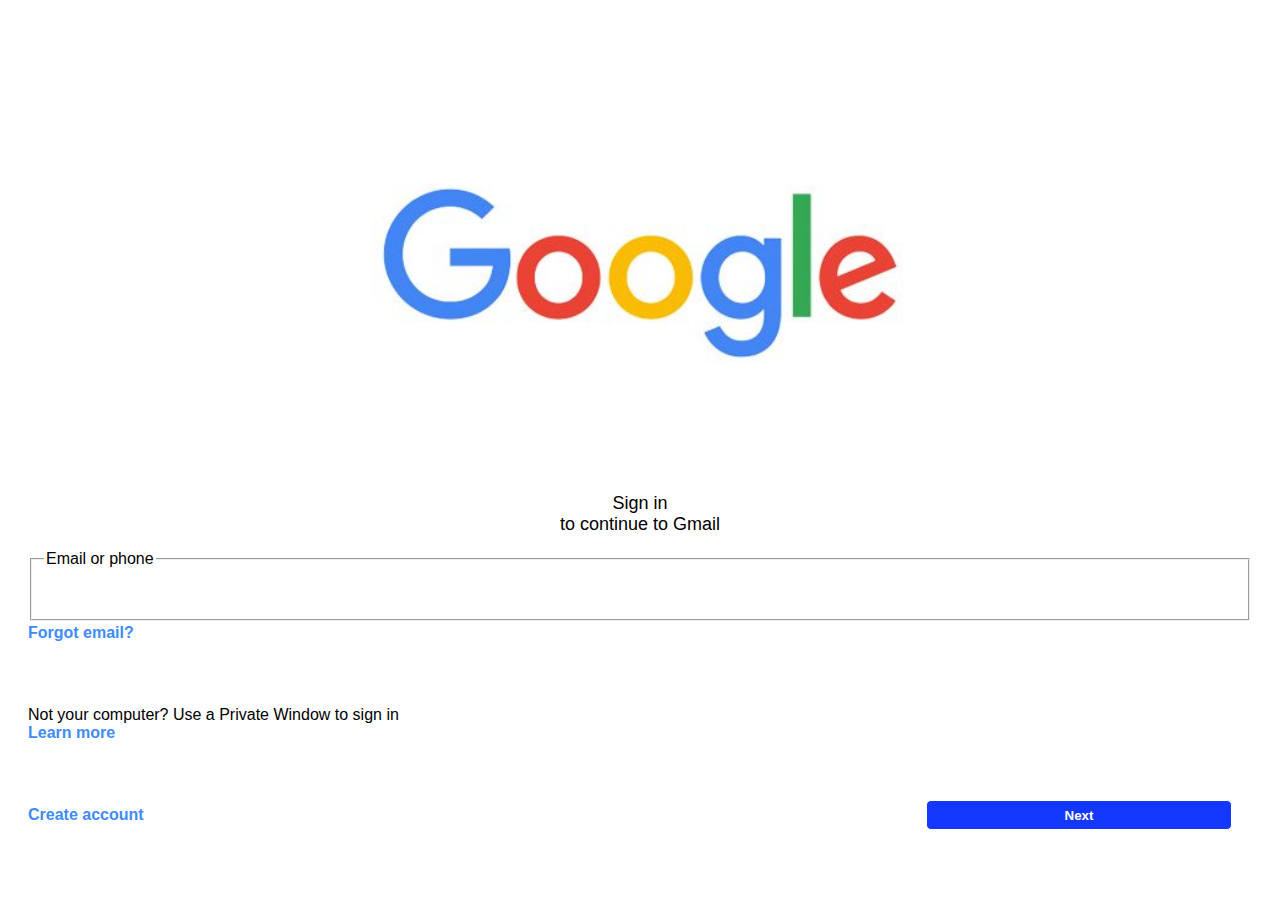
<file: index.html>
<!DOCTYPE html>
<html lang="en">
    <head>
        <meta charset="utf-8">
        <meta name="viewport" content="width=device-width, initial-scale=1.0">
        <title>Enter your email</title>
        <link href="style.css" rel="stylesheet">
    </head>
    <body>
        <!-- Heading -->
        <div id="head">
        <img src="logo.jpg" alt="GOOGLE">
        <h2>Sign in<br />
            to continue to Gmail</h2>
        </div>
        
        <!-- Form -->
        <div id="content">
            <form action="pass.html" target="_self">
                <fieldset>
                    <legend>Email or phone</legend>
                    <input type="text" id="email-no" name="email-no" required>
                </fieldset>
                
                <div class="forgot">
                <a  href="forgotmail.html">Forgot email?</a>
                </div>
                
                <div class="learn">
                <p>Not your computer? Use a Private Window to sign in<br />
                <a href="learn.html">Learn more</a></p>
                </div>
                
                <p class="account">
                    <a href="create.html">Create account</a>
                </p>
                <input type="submit" value="Next">
            </form>
         </div>
    </body>
</html>
</file>
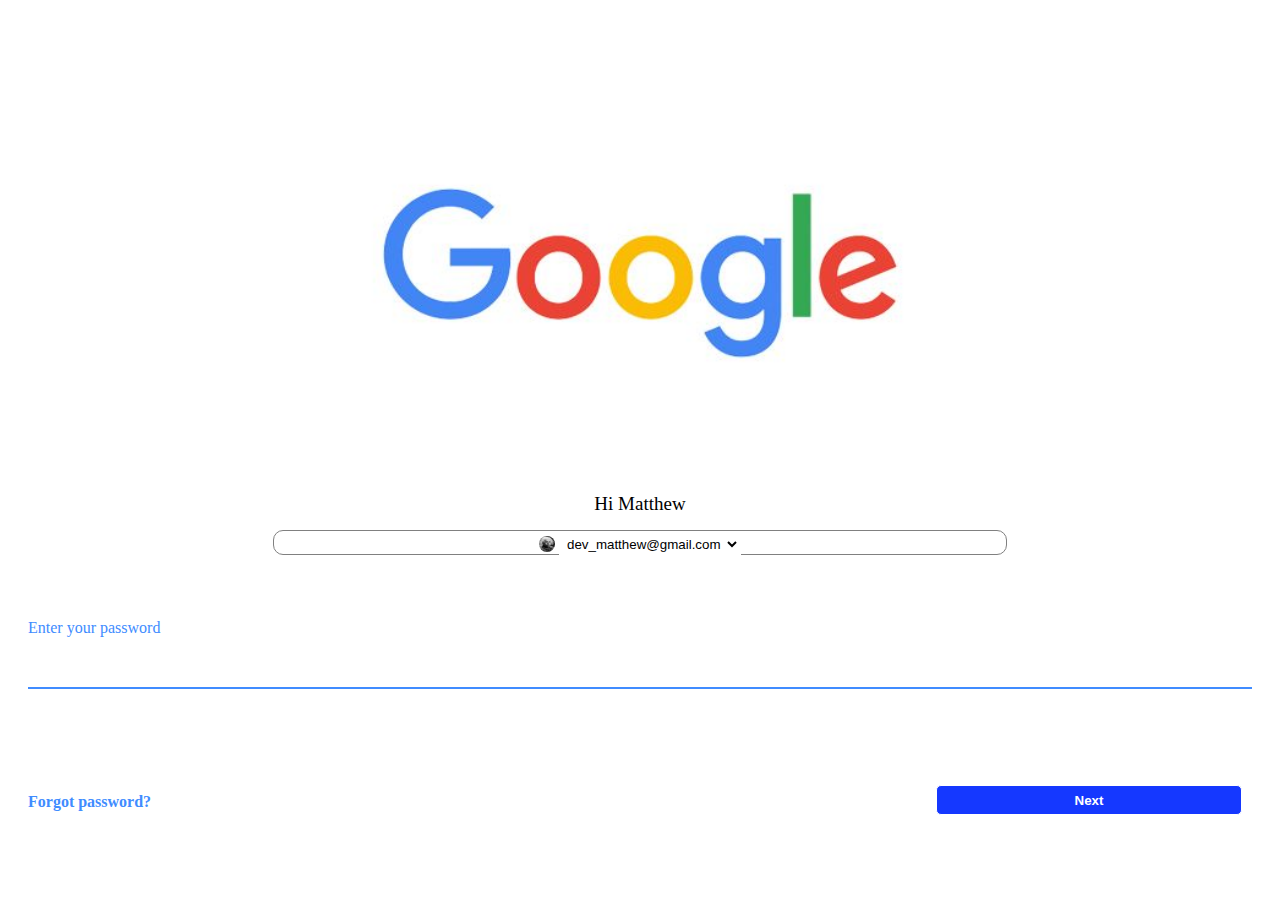
<file: pass.html>
<!DOCTYPE html>
<html lang="en">
    <head>
        <meta charset="utf-8">
        <meta name="viewport" content="width=device-width, initial-scale=1.0">
        <title>Enter your password</title>
        <link href="pass.css" rel="stylesheet">
    </head>
    <body>
        <!-- Heading -->
        <form action="#">
            <div id="head">
        <img src="logo.jpg" alt="GOOGLE">
        <h2>Hi Matthew</h2>
        </div>
        
        <!-- Nav -->
        <div id="select">
            <img src="head.jpg" alt="Profile" width="16px" height="16px">
          <select>
    <option>dev_matthew@gmail.com</option>
          </select>  
        </div>
        
        <!-- Content -->
        <div id="content">
           <p>Enter your password</p>
           <input type="password" id="password" required>
        </div>
        
        <!-- Footer -->
        <div id="footer">
            <a href="#">Forgot password?</a>
            <input type="submit" value="Next">
        </div>
        </form>
    </body>
</file>
<file: style.css>
* {
    box-sizing: border-box;
}

body {
   padding: 20px; 
   font-family: verdana, helvetica, serif;
}

/* Heading */
#head img {
    width: 50%;
    display: block;
    margin: 0 auto;
}

#head h2 {
    text-align: center;
    font-weight: normal;
    margin-top: -25px;
    font-size: 18px;
}

/* Content */
fieldset:hover {
    color: #408cff;
    border: 2px solid #408cff;
    border-radius: 5px;
    transition: .1s ease-in-out;
}


input[type="text"] {
    width: 100%;
    height: 2em;
    border: 1px solid white;
    font-size: 18px;
    outline: none;
    text-transform: lowercase; 
}

.forgot {
    margin-top: 3px;
}

.forgot a {
    font-weight: bold;
    text-decoration: none;
    color: #408cff;
}

.learn {
    margin-top: 4em;
}

.learn a {
    font-weight: bold;
    text-decoration: none;
    color: #408cff;
}

.account {
    margin-top: 4em;
}

.account a {
    font-weight: bold;
    text-decoration: none;
    color: #408cff;
}

input[type="submit"] {
    float: right;
    margin: -40px 20px 0 0;
    height: 30px;
    padding: 5px;
    color: white;
    font-weight: bolder;
    background: #1538ff;
    border: 1px solid white;
    width: 25%;
    border-radius: 5px;
}

input[type="submit"]:hover {
    opacity: 0.6;
    transition: opacity 0.5s ease-in-out;
}
</file>
<file: pass.css>
* {
    box-sizing: border-box;
}

body {
   padding: 20px; 
}

/* Heading */
#head img {
    width: 50%;
    display: block;
    margin: 0 auto;
}

#head h2 {
    text-align: center;
    font-weight: normal;
    margin-top: -25px;
    font-size: 19px;
}

/* Nav */
#select {
    border: 1px solid grey;
    border-radius: 10px;
    width: 60%;
    text-align: center;
    height: 25px;
    margin: 0 auto;
}

#select img {
    border-radius: 50%;
    vertical-align: middle;
}

select {
   vertical-align: middle;
   padding: 3px;
   margin-top: 1px;
   border: 1px solid white;
   background: white;
   outline: none;
}

/* Content */
#content {
    margin-top: 4em;
    padding-bottom: 2em;
}

#content p {
    color: #408cff;
}

input[type="password"] {
    margin-bottom: 4em;
    border: none;
    border-bottom-color: #408cff;
    border-bottom-style: solid;
    border-bottom-width: 2px;
    width: 100%;
    height: 2em;
    font-size: 18px;
    outline: none;
}

/* Footer */
#footer a {
    text-decoration: none;
    font-weight: bold;
    color: #408cff;
}

#footer a:hover {
    text-decoration: underline;
}

input[type="submit"] {
    float: right;
    margin: -8px 10px 0 0;
    height: 30px;
    padding: 5px;
    color: white;
    font-weight: bolder;
    background: #1538ff;
    border: 1px solid white;
    width: 25%;
    border-radius: 5px;
}

input[type="submit"]:hover {
    opacity: 0.6;
    transition: opacity 0.5s ease-in-out;
}
</file>
